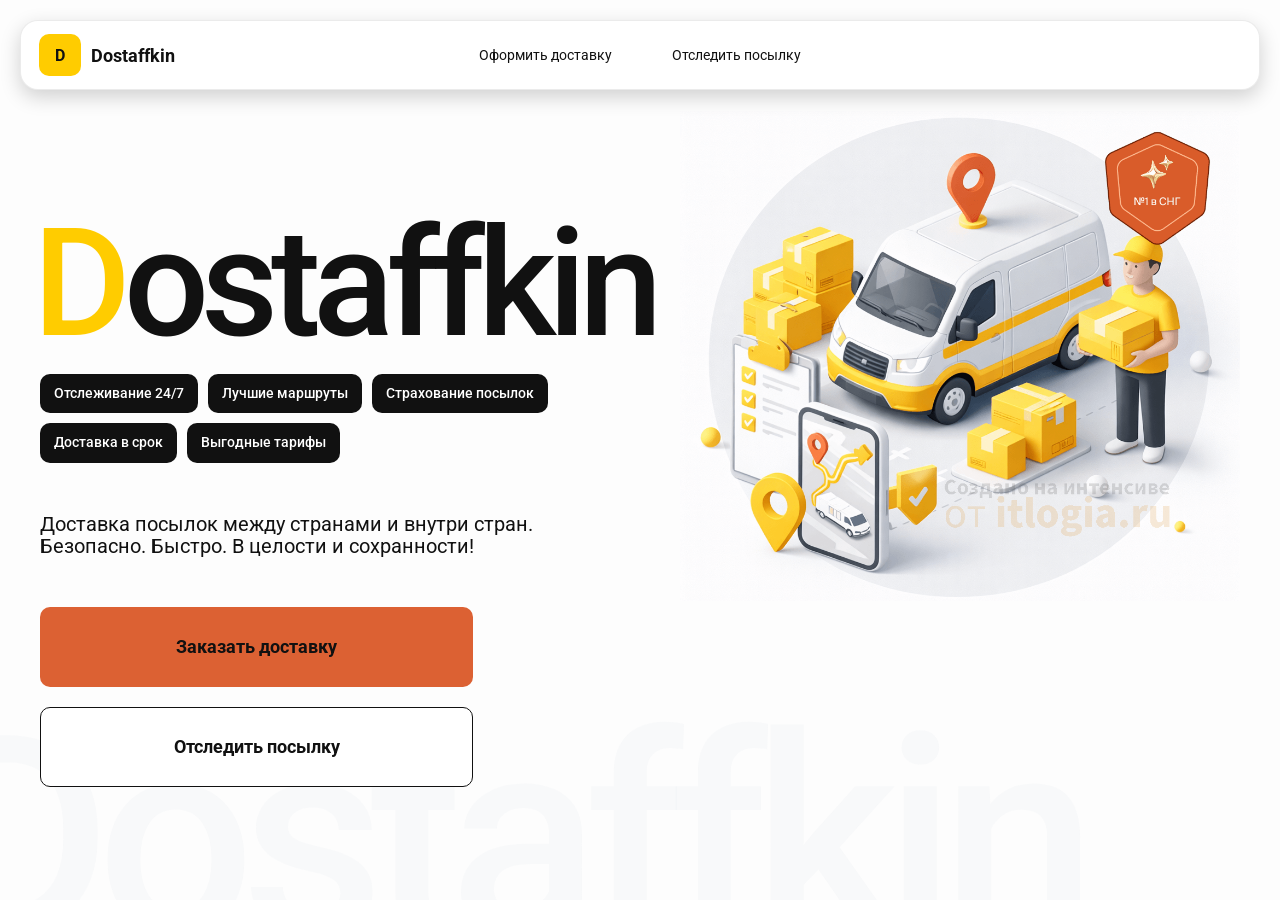
<file: index.html>
<!doctype html>
<html lang="ru">
<head>
    <meta charset="utf-8"/>
	<meta name="viewport" content="width=device-width,initial-scale=1,maximum-scale=1,user-scalable=0"/>
    <title>Dostaffkin — Доставка посылок между странами и внутри стран. Безопасно. Быстро. В целости и сохранности!</title>
	<link rel="stylesheet" href="styles/base.css"/>
	<link rel="stylesheet" href="styles/base_adaptive.css"/>
	<link rel="stylesheet" href="styles/index.css"/>
	<link rel="stylesheet" href="styles/index_adaptive.css"/>
</head>
<body>
	<div class="container">
		<header class="header">
			<a class="header-brand" href="#">
				<div class="header-logo">D</div>
				<div class="header-title">Dostaffkin</div>
			</a>
			<nav class="header-menu">
				<a class="header-link" href="./order.html">Оформить <span>доставку</span></a>
				<a class="header-link" href="./track.html">Отследить <span>посылку</span></a>
			</nav>
		</header>
		<main class="main">
			<section class="main-info">
				<div class="main-title">
					<span>D</span>ostaffkin
				</div>
				<div class="main-features">
					<div class="main-feature">Отслеживание 24/7</div>
					<div class="main-feature">Лучшие маршруты</div>
					<div class="main-feature">Страхование посылок</div>
					<div class="main-feature">Доставка в срок</div>
					<div class="main-feature">Выгодные тарифы</div>
				</div>
				<div class="main-description">
					Доставка посылок между странами и внутри стран.
					Безопасно. Быстро. В целости и сохранности!
				</div>
				<div class="main-actions">
					<a class="button" type="button" href="./order.html">Заказать доставку</a>
					<a class="button button-white" type="button" href="./track.html">Отследить посылку</a>
				</div>
			</section>
			<div class="main-title-ghost">Dostaffkin</div>
			<section class="main-image">
				<img src="images/main-image.png" alt="Main image"/>
			</section>
			
		</main>
	
	</div>


</body>
</html>
</file>
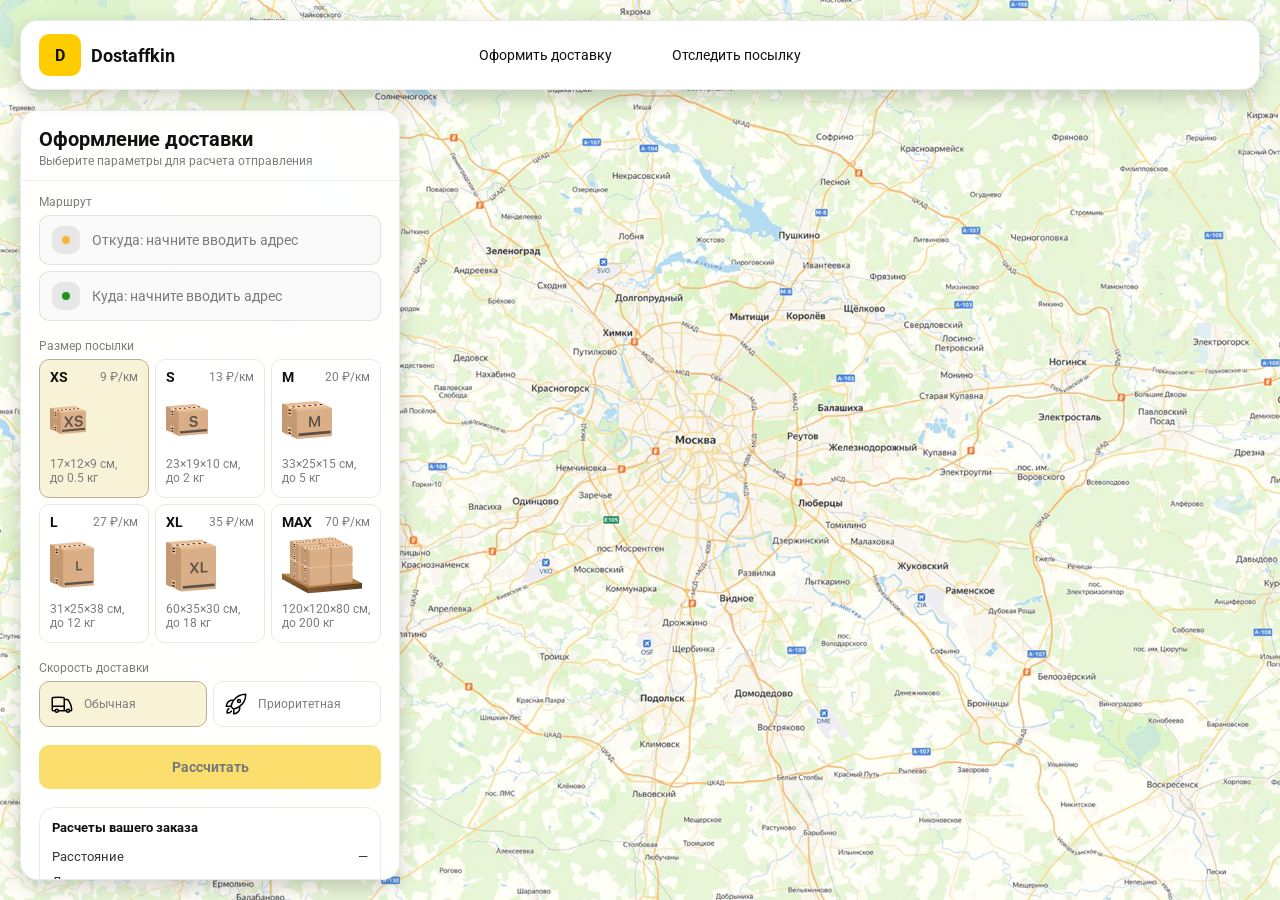
<file: order.html>
<!doctype html>
<html lang="ru">
<head>
    <meta charset="utf-8"/>
    <meta name="viewport" content="width=device-width,initial-scale=1,maximum-scale=1,user-scalable=0"/>
    <title>Оформление доставки</title>

    <link rel="stylesheet" href="styles/base.css"/>
    <link rel="stylesheet" href="styles/base_adaptive.css"/>

    <link rel="stylesheet" href="styles/order.css"/>
    <link rel="stylesheet" href="styles/order_adaptive.css"/>
</head>
<body>
	<div id="map"></div>
	<header class="header">
		<a class="header-brand" href="./index.html">
			<div class="header-logo">D</div>
			<div class="header-title">Dostaffkin</div>
		</a>
		<nav class="header-menu">
			<a class="header-link" href="#">Оформить <span>доставку</span></a>
			<a class="header-link" href="./track.html">Отследить <span>посылку</span></a>
		</nav>
	</header>
	<aside class="main" id="sidebar">
		<div class="main-header">
			<div class="main-title">Оформление доставки</div>
			<div class="main-text">Выберите параметры для расчета отправления</div>
		</div>
		<div class="main-content">
			<div class="main-route">
				<div class="main-block-title">Маршрут</div>
				<div class="main-fields">
					<div class="main-field" id="fromField">
						<div class="main-pin"></div>
						<input id="from" placeholder="Откуда: начните вводить адрес" autocomplete="off"/>
						<div class="main-ac" id="fromAc" role="listbox" aria-label="Подсказки адресов"></div>
					</div>

					<div class="main-field" id="toField">
						<div class="main-pin"></div>
						<input id="to" placeholder="Куда: начните вводить адрес" autocomplete="off"/>
						<div class="main-ac" id="toAc" role="listbox" aria-label="Подсказки адресов"></div>
					</div>
				</div>
			</div>
			<div class="main-package">
				<div class="main-block-title">Размер посылки</div>

				<div class="main-sizes">
					<div class="main-size-card is-active" data-value="xs">
						<div class="main-size-top">
							<div class="main-size-label">XS</div>
							<div class="main-size-rate">9 ₽/км</div>
						</div>
						<div class="main-size-media">
							<img src="images/sizes/xs.png" alt="Короб XS"/>
						</div>
						<div class="main-size-description">17×12×9 см,<br>до 0.5 кг</div>
					</div>

					<div class="main-size-card" data-value="s">
						<div class="main-size-top">
							<div class="main-size-label">S</div>
							<div class="main-size-rate">13 ₽/км</div>
						</div>
						<div class="main-size-media">
							<img src="images/sizes/s.png" alt="Короб S"/>
						</div>
						<div class="main-size-description">23×19×10 см,<br>до 2 кг</div>
					</div>

					<div class="main-size-card" data-value="m">
						<div class="main-size-top">
							<div class="main-size-label">M</div>
							<div class="main-size-rate">20 ₽/км</div>
						</div>
						<div class="main-size-media">
							<img src="images/sizes/m.png" alt="Короб M"/>
						</div>
						<div class="main-size-description">33×25×15 см,<br>до 5 кг</div>
					</div>

					<div class="main-size-card" data-value="l">
						<div class="main-size-top">
							<div class="main-size-label">L</div>
							<div class="main-size-rate">27 ₽/км</div>
						</div>
						<div class="main-size-media">
							<img src="images/sizes/l.png" alt="Короб L"/>
						</div>
						<div class="main-size-description">31×25×38 см,<br>до 12 кг</div>
					</div>

					<div class="main-size-card" data-value="xl">
						<div class="main-size-top">
							<div class="main-size-label">XL</div>
							<div class="main-size-rate">35 ₽/км</div>
						</div>
						<div class="main-size-media">
							<img src="images/sizes/xl.png" alt="Короб XL"/>
						</div>
						<div class="main-size-description">60×35×30 см,<br>до 18 кг</div>
					</div>

					<div class="main-size-card" data-value="max">
						<div class="main-size-top">
							<div class="main-size-label">MAX</div>
							<div class="main-size-rate">70 ₽/км</div>
						</div>
						<div class="main-size-media main-size-media-palleta">
							<img src="images/sizes/max.png" alt="Паллета"/>
						</div>
						<div class="main-size-description">120×120×80 см,<br>до 200 кг</div>
					</div>
				</div>
			
			
			</div>
			<div class="main-speed">
				<div class="main-block-title">Скорость доставки</div>

				<div class="main-speeds">
					<div class="main-speed-card is-active" data-value="regular">
						<img class="main-speed-media" src="images/icons/regular.svg" alt="Regular"/>
						<div class="main-speed-description">Обычная</div>
					</div>
					<div class="main-speed-card" data-value="fast">
						<img class="main-speed-media" src="images/icons/fast.svg" alt="Fast"/>
						<div class="main-speed-description">Приоритетная</div>
					</div>

				</div>
			</div>
			
			<div class="main-calculate-block">
				<button id="calc" class="button calculate-button" type="button" disabled>Рассчитать</button>
			</div>
			
			<div class="main-result" id="result">
				<div class="main-result-title">Расчеты вашего заказа</div>
				<div class="main-result-lines">
					<div class="main-result-line"><span>Расстояние</span><span id="distanceValue">—</span></div>
					<div class="main-result-line"><span>Доставим через</span><span id="durationValue">—</span></div>
					<div class="main-result-line"><span>Тариф</span><span id="rateValue">—</span></div>
				</div>
				<div class="main-price">
					<div class="main-price-label">Итого</div>
					<div class="main-price-value" id="totalValue">—</div>
				</div>
			</div>
			<div class="main-order-box">
				<div class="main-order-form" id="orderForm">
					<div class="main-order-title">Оформление доставки</div>
					<div class="main-block-info-row">
						<div class="main-block-title">Контакты</div>
						<div class="order-fields">
							<div class="main-field">
								<input id="customerName" placeholder="Ваше имя" autocomplete="off"/>
							</div>
							<div class="main-field">
								<input id="customerPhone" placeholder="Ваш телефон" autocomplete="off" inputmode="tel"/>
							</div>
						</div>
					</div>
					<div class="main-block-info-row extra-info">
						<div class="main-block-title">Дополнительная информация</div>
						<div class="main-field textarea">
							<textarea id="comment" placeholder="Детали доставки и комментарии"></textarea>
						</div>
					</div>
					<button id="submit" class="button main-submit-request" type="button" disabled>Отправить
						заявку
					</button>
				</div>

				<div class="main-order-success" id="orderSuccess">
					<div class="main-success-icon">✓</div>
					<div class="main-success-title">Заявка отправлена!</div>
					<div class="main-success-title">Номер отправления – <span id="orderId"></span></div>
					<div class="main-success-subtitle">Мы скоро свяжемся с вами</div>
				</div>
			</div>
		</div>
	
	</aside>
</body>
</html>
</file>
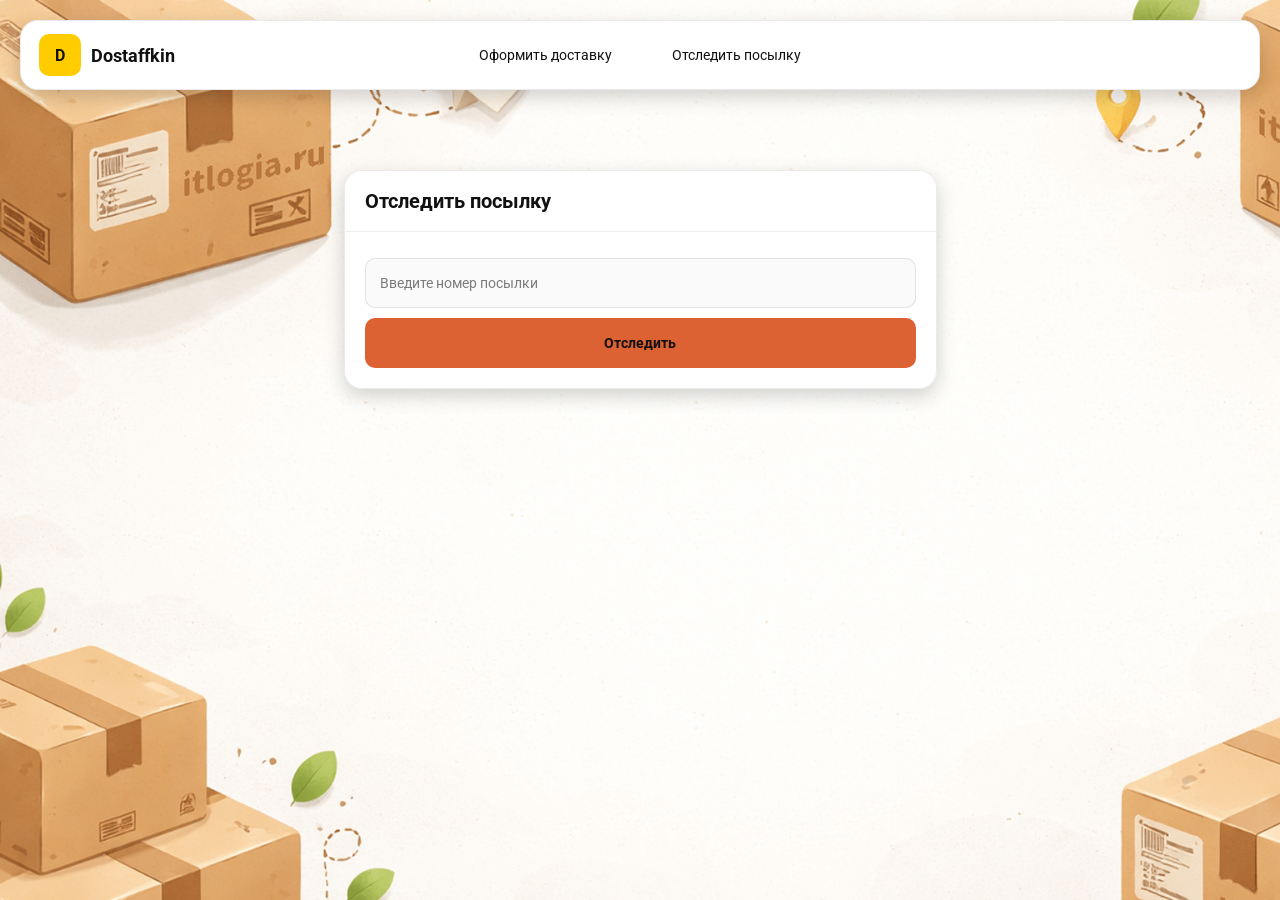
<file: track.html>
<!doctype html>
<html lang="ru">
<head>
    <meta charset="utf-8"/>
    <meta name="viewport" content="width=device-width,initial-scale=1,maximum-scale=1,user-scalable=0"/>
    <title>Отследить посылку</title>
    <link rel="stylesheet" href="styles/base.css"/>
    <link rel="stylesheet" href="styles/base_adaptive.css"/>

    <link rel="stylesheet" href="styles/track.css"/>
    <link rel="stylesheet" href="styles/track_adaptive.css"/>
</head>
<body>
	<div class="container">
		<header class="header">
			<a class="header-brand" href="./index.html">
				<div class="header-logo">D</div>
				<div class="header-title">Dostaffkin</div>
			</a>
			<nav class="header-menu">
				<a class="header-link" href="./order.html">Оформить <span>доставку</span></a>
				<a class="header-link" href="#">Отследить <span>посылку</span></a>
			</nav>
		</header>
		
		<main class="track-content">
			<section class="track-card track-search">
				<div class="track-title">Отследить посылку</div>
				<div class="track-action">
					<div class="main-field track-field">
						<input id="trackNumber" placeholder="Введите номер посылки" autocomplete="off"/>
					</div>
					<button id="trackButton" class="button track-button" type="button">Отследить</button>
				</div>
			</section>
			<section class="track-card track-result" id="trackResult">
				<div class="track-result-header">
					<div class="track-id" id="trackIdValue"></div>
					<div class="track-routes">
						<div class="track-route">
							<div class="track-route-pin">
								<svg xmlns="http://www.w3.org/2000/svg" fill="none" viewBox="0 0 24 24" stroke-width="1.5"
									 stroke="orange" class="size-6">
									<path stroke-linecap="round" stroke-linejoin="round"
										  d="M15 10.5a3 3 0 1 1-6 0 3 3 0 0 1 6 0Z"/>
									<path stroke-linecap="round" stroke-linejoin="round"
										  d="M19.5 10.5c0 7.142-7.5 11.25-7.5 11.25S4.5 17.642 4.5 10.5a7.5 7.5 0 1 1 15 0Z"/>
								</svg>
							</div>
							<div class="track-route-address" id="trackFromValue">
								Откуда: Москва, улица Арбат, 1
							</div>
						</div>
						<div class="track-route track-route-arrow">
							<svg xmlns="http://www.w3.org/2000/svg" fill="none" viewBox="0 0 24 24" stroke-width="1.5"
								 stroke="currentColor" class="size-6">
								<path stroke-linecap="round" stroke-linejoin="round"
									  d="M19.5 13.5 12 21m0 0-7.5-7.5M12 21V3"/>
							</svg>
						</div>
						<div class="track-route">
							<div class="track-route-pin">
								<svg xmlns="http://www.w3.org/2000/svg" fill="none" viewBox="0 0 24 24" stroke-width="1.5"
									 stroke="green" class="size-6">
									<path stroke-linecap="round" stroke-linejoin="round"
										  d="M15 10.5a3 3 0 1 1-6 0 3 3 0 0 1 6 0Z"/>
									<path stroke-linecap="round" stroke-linejoin="round"
										  d="M19.5 10.5c0 7.142-7.5 11.25-7.5 11.25S4.5 17.642 4.5 10.5a7.5 7.5 0 1 1 15 0Z"/>
								</svg>
							</div>
							<div class="track-route-address" id="trackToValue">
								Куда: Минск, проспект Независимости, 58
							</div>
						</div>
					</div>
				</div>
				<div class="track-info">
					<div class="track-status-title">Статус данной посылки:</div>
					<div class="track-status-list" id="trackStatusList">


						<div class="track-status created">
							<img src="images/icons/created.svg" class="track-status-icon" alt="Created">
							<div class="track-status-text">
								<div class="track-status-text-state">Создан</div>
								<div class="track-status-text-date">10.01.2026</div>
							</div>
						</div>

						<div class="track-status in-way">
							<img src="images/icons/in-way.svg" class="track-status-icon" alt="In way">
							<div class="track-status-text">
								<div class="track-status-text-state">В пути: Москва</div>
								<div class="track-status-text-date">18.01.2026</div>
							</div>
						</div>

						<div class="track-status ready">
							<img src="images/icons/ready.svg" class="track-status-icon" alt="Ready">
							<div class="track-status-text">
								<div class="track-status-text-state">Готов к выдаче</div>
								<div class="track-status-text-date">25.01.2026</div>
							</div>
						</div>

						<div class="track-status done">
							<img src="images/icons/done.svg" class="track-status-icon" alt="Done">
							<div class="track-status-text">
								<div class="track-status-text-state">Вручен</div>
								<div class="track-status-text-date">27.01.2026</div>
							</div>
						</div>

					</div>
				</div>
			</section>
			

		</main>
		
	</div>

</body>
</html>
</file>
<file: styles/base.css>
*, *::before, *::after {
    box-sizing: border-box;
}

@font-face {
    font-family: "Roboto";
    src: url("../fonts/Roboto-Regular.ttf");
    font-weight: normal;
}

@font-face {
    font-family: "Roboto";
    src: url("../fonts/Roboto-Bold.ttf");
    font-weight: bold;
}

@font-face {
    font-family: "Roboto";
    src: url("../fonts/Roboto-Medium.ttf");
    font-weight: 500;
}
html, body {
    margin: 0;
    color: #111111;
    font-family: "Roboto", sans-serif;
}

body {
    background: #FDFDFD;
}

.header {
    border-radius: 18px;
    box-shadow: 0 7px 20px 0 #0000002E;
    backdrop-filter: blur(10px);
    background: #ffffff;
    left: 20px;
    border: 1px solid rgba(0, 0, 0, 0.08);
    position: fixed;
    right: 20px;
    top: 20px;
    padding: 14px 18px;
    height: 70px;
    display: flex;
    align-items: center;
    z-index: 6;
}
.header-brand {
    display: flex;
    align-items: center;
    text-decoration: none;
    gap: 10px;
}

.header-logo {
    width: 42px;
    height: 42px;
    border-radius: 10px;
    background: #FFCC00;
    display: grid;
    place-items: center;
    font-weight: bold;
    color: #111;
}

.header-title {
    font-size: 18px;
    font-weight: bold;
    color: #111111;
    text-decoration: none;
}
.header-menu {
    display: flex;
    align-items: center;
    gap: 60px;
    margin: 0;
    position: absolute;
    left: 50%;
    transform: translateX(-50%);
}

.header-link {
    font-size: 14px;
    color: #111111;
    text-decoration: none;
}
.main-description {
    margin-top: 50px;
    max-width: 500px;
    font-size: 20px;
    line-height: 1.1;
    color: #111111;
}
.main-actions {
    margin-top: 50px;
    display: flex;
    flex-direction: column;
    gap: 20px;
}

.main-actions .button {
    height: 80px;
    width: 433px;
    font-size: 18px;
    font-weight: bold;
    place-items: center;
    display: grid;
}
.button {
    border: 0;
    outline: none;
    height: 44px;
    border-radius: 10px;
    font-size: 14px;
    font-weight: bold;
    cursor: pointer;
    font-family: inherit;
    transition: transform .08s ease, opacity .12s ease;
    background: #DC6133;
    color: #111111;
    text-align: center;
    text-decoration: none;
}

.button:hover {
    background-color: #E5BC19;
}

.button:disabled {
    cursor: not-allowed;
    background-color: #FADE6E;
    color: #787878;
    transform: none;
}

.button.button-white {
    background: #ffffff;
    border: 1px solid #111111;
}

.button.button-white:hover {
    background: rgb(241 241 241);
}
.main-field {
    display: flex;
    align-items: center;
    margin-top: 6px;
    gap: 10px;
    border: 1px solid #1111111A;
    background: #FAFAFA;
    border-radius: 10px;
    padding: 10px 12px;
    position: relative;
    box-sizing: border-box;
    height: 50px;
}

.main-field.textarea {
    height: auto;
}

.main-pin {
    width: 28px;
    height: 28px;
    border-radius: 10px;
    background: rgba(17, 17, 17, 0.08);
    display: grid;
    place-items: center;
    flex: 0 0 auto;
    position: relative;
}

.main-pin::before {
    content: "";
    width: 8px;
    height: 8px;
    border-radius: 999px;
    background: orange;
    opacity: .75;
    display: block;
}

.main-field:last-child .main-pin::before {
    background: green;
    opacity: .85;
}

input, textarea {
    width: 100%;
    border: 0;
    outline: none;
    background: transparent;
    font-size: 14px;
    color: #111111;
    font-family: inherit;
}

textarea {
    resize: vertical;
    min-height: 72px;
    padding: 2px 0;
}

input::placeholder, textarea::placeholder {
    color: #7C7C7C;
}

.main-field:focus-within {
    border-color: rgba(0, 0, 0, 0.20);
    box-shadow: 0 0 0 4px rgba(255, 204, 0, 0.35);
    background: rgba(255, 255, 255, 0.75);
}
</file>
<file: styles/base_adaptive.css>
@media (max-width: 767px) {
    .header {
        left: 10px;
        right: 10px;
        top: 10px;
    }

    .header-link span {
        display: none;
    }

    .header-menu {
        gap: 20px;
        justify-content: flex-start;
        margin: 0 0 0 30px;
        position: static;
        transform: none;
    }
}

@media (max-width: 420px) {
    .header-title {
        display: none;
    }
}

@media (max-width: 374px) {
    .header-menu {
        gap: 10px;
        margin: 0 0 0 10px;
    }
}
</file>
<file: styles/index.css>
.container {
    overflow: hidden;
    min-height: 100vh;
}
.main {
    padding: 111px 40px 40px;
    position: relative;
    display: flex;
}
.main-info {
    max-width: 840px;
    width: 100%;
    position: relative;
}
.main-title {
    margin-top: 98px;
    font-weight: 500;
    font-size: 200px;
    line-height: 1;
    letter-spacing: -0.05em;
    color: #111111;
    left: -15px;
    position: relative;
}

.main-title span {
    color: #ffcc00;
}
.main-features {
    margin-top: 15px;
    display: flex;
    flex-wrap: wrap;
    gap: 10px;
}

.main-feature {
    background: #111111;
    color: #ffffff;
    padding: 12px 14px;
    font-weight: 500;
    font-size: 14px;
    line-height: 1.1;
    border-radius: 10px;
}
.main-actions {
    margin-top: 50px;
    display: flex;
    flex-direction: column;
    gap: 20px;
}

.main-actions .button {
    height: 80px;
    width: 433px;
    font-size: 18px;
    font-weight: bold;
    place-items: center;
    display: grid;
}
.main-title-ghost {
    position: absolute;
    z-index: -1;
    left: -70px;
    bottom: -150px;
    font-weight: 500;
    font-size: 278px;
    line-height: 1;
    letter-spacing: -0.05em;
    color: #ECEDF04D;
}
.main-image {
    width: 1024px;
    top: 100px;
    z-index: -2;
}

.main-image img {
    width: 100%;
    max-width: 1024px;
    height: auto;
    display: block;
}
</file>
<file: styles/index_adaptive.css>
@media (max-width: 1760px) {
    .main-title {
        font-size: 150px;
        left: -7px;
    }

    .main-info {
        max-width: 640px;
    }
}
@media (max-width: 1200px) {
    .main-info {
        max-width: 540px;
    }

    .main {
        padding: 111px 20px 20px;
    }

    .main-title {
        font-size: 120px;
        left: -4px;
    }

    .main-title-ghost {
        font-size: 220px;
    }
}
@media (max-width: 1024px) {
    .main-title {
        margin-top: 30px;
    }

    .main {
        flex-direction: column-reverse;
    }

    .main-image {
        max-width: 350px;
        position: absolute;
        left: 370px;
        top: 370px;
    }

    .main-info {
        max-width: 100%;
    }

    .main-actions {
        gap: 10px;
    }

    .main-actions .button {
        height: 50px;
        font-size: 14px;
        width: auto;
        max-width: 300px;
    }

    .main-description {
        max-width: 350px;
    }
}
@media (max-width: 570px) {
    .main-title {
        font-size: 88px;
    }

    .main-description {
        max-width: 100%
    }

    .main-actions {
       width: 100%;
    }

    .main-actions .button {
        width: 100%;
        max-width: 100%
    }

    .main-image {
        max-width: 650px;
        position: absolute;
        left: 170px;
        top: 70px;
        opacity: 0.2;
    }
}
@media (max-width: 400px) {
    .main-title {
        font-size: 70px;
    }
}
</file>
<file: styles/order.css>
#map {
    background-image: url("../images/order-bg.png");
    background-size: cover;
    position: fixed;
    inset: 0;
}
.main {
    border-radius: 18px;
    box-shadow: 0 7px 20px 0 #0000002E;
    backdrop-filter: blur(10px);
    background: rgba(255, 255, 255, 0.96);
    left: 20px;
    border: 1px solid rgba(0, 0, 0, 0.08);
    position: fixed;
    top: 110px;
    bottom: 20px;
    width: 380px;
    display: flex;
    flex-direction: column;
    overflow: hidden;
    z-index: 5;
}
.main-header {
    padding: 18px 18px 12px 18px;
    border-bottom: 1px solid rgba(0, 0, 0, 0.06);
    display: flex;
    flex-direction: column;
}

.main-title {
    font-size: 20px;
    line-height: 100%;
    font-weight: bold;
}

.main-text {
    font-size: 12px;
    margin-top: 5px;
    color: #7C7C7C;
}
.main-content {
    padding: 14px 18px 18px 18px;
    overflow: auto;
    scrollbar-width: none;
    display: flex;
    flex-direction: column;
    gap: 18px;
    flex: 1;
}
.main-block-title {
    font-size: 12px;
    color: #7C7C7C;
}

.main-route .main-block-title,
.main-package .main-block-title {
    margin-bottom: 6px;
}
.main-sizes {
    display: grid;
    gap: 6px;
    grid-template-columns: repeat(3, 1fr);
}

.main-size-card {
    border: 1px solid #E8E8E7;
    background: #FFFFFF;
    border-radius: 10px;
    padding: 10px;
    cursor: pointer;
    user-select: none;
    transition: transform .08s ease, border-color .12s ease, background .12s ease;
    min-height: 139px;
}

.main-size-card:hover {
    transform: translateY(-1px);
}

.main-size-card.is-active {
    background-color: #F8F2D6;
    border-color: #B7B196;
}

.main-size-top {
    display: flex;
    align-items: center;
    justify-content: space-between;
}

.main-size-label {
    font-weight: bold;
    font-size: 14px;
    color: #111111;
    line-height: 100%;
}

.main-size-rate {
    font-size: 12px;
    color: #7C7C7C;
    line-height: 100%;
}

.main-size-media {
    margin-top: 8px;
    height: 57px;
}

.main-size-description {
    margin-top: 8px;
    font-size: 12px;
    color: #7C7C7C;
    line-height: 1.2;
}
.calculate-button {
    width: 100%;
}
.main-result {
    border: 1px solid rgba(0, 0, 0, 0.08);
    background: rgba(255, 255, 255, 0.75);
    border-radius: 16px;
    padding: 12px;
    line-height: 1.25;
}

.main-result-title {
    font-weight: bold;
    font-size: 13px;
    color: #111111;
    margin-bottom: 13px;
}

.main-result-lines {
    gap: 8px;
    display: flex;
    flex-direction: column;
}

.main-result-line {
    font-size: 13px;
    color: rgba(17, 17, 17, 0.85);
    display: flex;
    justify-content: space-between;
}

.main-price {
    margin-top: 18px;
    padding-top: 10px;
    border-top: 1px dashed rgba(0, 0, 0, 0.12);
    display: flex;
    align-items: baseline;
    justify-content: space-between;
}

.main-price-label {
    font-size: 12px;
    color: rgba(17, 17, 17, 0.55);
}

.main-price-value {
    font-size: 20px;
    font-weight: bold;
    color: #111111;
    letter-spacing: -0.3px;
}

.main-order-box {
    background: #ffffff;
    border: 1px solid #E8E8E7;
    border-radius: 10px;
    padding: 12px;
}

.main-order-title {
    margin-bottom: 8px;
    font-weight: bold;
    font-size: 14px;
    color: #111111;
}

.main-block-info {
    display: flex;
    flex-direction: column;
    gap: 6px;
}

.order-fields {
    display: grid;
    grid-template-columns: 1fr 1fr;
    column-gap: 10px;
    margin-top: 6px;
}

.main-block-info-row.extra-info {
    display: block;
    margin-top: 13px;
}

.main-submit-request {
    width: 100%;
    margin-top: 6px;
}

.main-order-success {
    display: none;
    text-align: center;
    padding: 22px 12px;
    gap: 12px;
}

.main-order-success.is-visible {
    display: flex;
    flex-direction: column;
    align-items: center;
}

.main-success-icon {
    width: 56px;
    height: 56px;
    border-radius: 50%;
    background: #16a34a;
    color: #ffffff;
    display: grid;
    place-items: center;
    font-size: 30px;
}

.main-success-title {
    font-size: 14px;
    font-weight: bold;
    color: #111111;
}

.main-success-subtitle {
    font-size: 12px;
    color: rgba(17, 17, 17, 0.55);
    line-height: 1.3;
}
.main-speed .main-block-title {
    margin-bottom: 6px;
}

.main-speeds {
    display: grid;
    gap: 6px;
    grid-template-columns: repeat(2, 1fr);
}

.main-speed-card {
    border: 1px solid #E8E8E7;
    background: #FFFFFF;
    border-radius: 10px;
    padding: 10px;
    cursor: pointer;
    user-select: none;
    transition: transform .08s ease, border-color .12s ease, background .12s ease;
    display: flex;
    align-items: center;
    gap: 10px;
}

.main-speed-card:hover {
    transform: translateY(-1px);
}

.main-speed-card.is-active {
    background-color: #F8F2D6;
    border-color: #B7B196;
}

.main-speed-description {
    font-size: 12px;
    color: #7C7C7C;
    line-height: 1.2;
}
</file>
<file: styles/order_adaptive.css>
@media (max-width: 767px) {
    .main {
        left: 10px;
        right: 10px;
        top: 50%;
        bottom: 12px;
        width: auto;
        max-width: none;
    }
}

@media (max-width: 420px) {
    .main-sizes {
        grid-template-columns: repeat(2, 1fr);
    }
}
</file>
<file: styles/track.css>
.container {
    background: #F4F4F4 url("../images/track-bg.png");
    background-size: cover;
    min-height: 100vh;
    padding: 170px 0 50px 0;
}
.track-content {
    width: 593px;
    margin: 0 auto;
}
.track-card {
    width: 100%;
    border-radius: 18px;
    box-shadow: 0 7px 20px 0 #0000002E;
    backdrop-filter: blur(10px);
    background: rgba(255, 255, 255, 0.96);
    border: 1px solid rgba(0, 0, 0, 0.08);
}

.track-title {
    font-size: 20px;
    line-height: 100%;
    font-weight: bold;
    border-bottom: 1px solid #EEEEEE;
    padding: 20px;
}

.track-action {
    padding: 20px;
}

.track-button {
    width: 100%;
    height: 50px;
}

.track-field {
    margin-bottom: 10px;
}
.track-result {
    margin-top: 5px;
    display: none;
}

.track-result.is-visible {
    display: block;
}

.track-result-header {
    font-weight: bold;
    font-size: 14px;
    color: #111111;
    padding: 20px;
    border-bottom: 1px solid #EEEEEE;
}

.track-id {
    margin-bottom: 12px;
    font-size: 20px;
}

.track-routes {
    display: flex;
    flex-direction: column;
    gap: 10px;
    font-weight: normal;
}

.track-route {
    display: flex;
    align-items: center;
    gap: 10px;
}

.track-route-pin {
    width: 24px;
    height: 24px;
    flex-shrink: 0;
}

.track-route-arrow {
    padding: 15px 0;
    width: 24px;
    height: 24px;
}

.track-info {
    padding: 20px;
}

.track-status {
    display: flex;
    align-items: center;
    font-size: 12px;
    gap: 10px;
}

.track-status-title {
    font-size: 14px;
    color: #111111;
    margin-bottom: 20px;
}

.track-status-list {
    display: flex;
    flex-direction: column;
    gap: 15px;
}

.track-status-icon {
    width: 40px;
    height: 40px;
    border-radius: 50%;
    background: rgba(17, 17, 17, 0.08);
    display: grid;
    place-items: center;
    flex: 0 0 auto;
}

.track-status.created .track-status-icon {
    background-color: #F1CB00;
}

.track-status.in-way .track-status-icon {
    background-color: #F08A11;
}

.track-status.ready .track-status-icon {
    background-color: #A35D0A;
}

.track-status.done .track-status-icon {
    background-color: #37C93B;
}

.track-status-text {
    display: flex;
    align-items: center;
    justify-content: space-between;
    color: #111111;
    font-size: 12px;
    flex: 1;
}

.track-status-date {
    color: rgba(17, 17, 17, 0.55);
}
</file>
<file: styles/track_adaptive.css>
@media (max-width: 767px) {
    .container {
        padding: 130px 0 50px 0;
    }

    .track-content {
        width: 100%;
        padding-left: 10px;
        padding-right: 10px;
    }

    .track-result-header {
        padding: 20px;
    }
}
</file>
